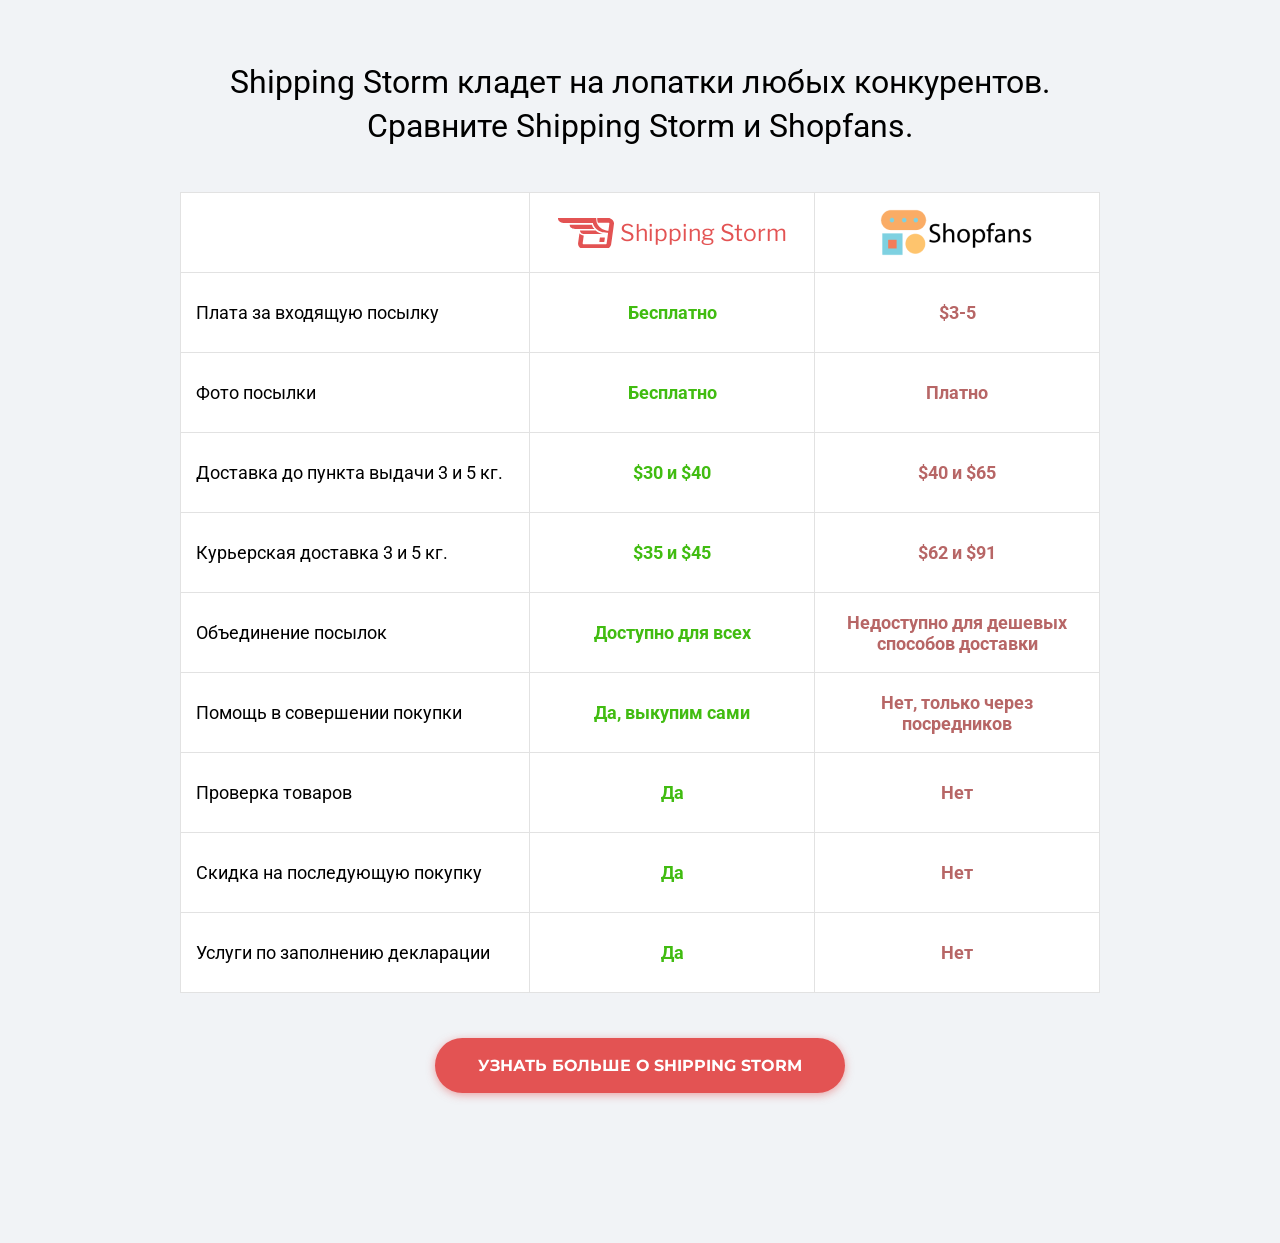
<file: index.html>
<!DOCTYPE html>
<html lang="en">
<head>
  <meta charset="utf-8" />
  <meta name="viewport" content="width=device-width, initial-scale=1.0, minimum-scale=1.0, maximum-scale=1.0, user-scalable=no">
  <title>Home page</title>

  <link rel="shortcut icon" href="assets/images/favicon.ico" type="image/x-icon">

  <link href="https://fonts.googleapis.com/css?family=Roboto:400,700&amp;subset=cyrillic" rel="stylesheet">  
  <link href="https://fonts.googleapis.com/css?family=Montserrat:700&amp;subset=cyrillic" rel="stylesheet"> 
  <link href="https://fonts.googleapis.com/css?family=Libre+Franklin:900i" rel="stylesheet">
  <link rel="stylesheet" href="assets/css/style.css" />
</head>
<body>
<!--========================================================
                              CONTENT
=========================================================-->

<div class="content">
  <h1>Shipping Storm кладет на лопатки любых конкурентов. </br><span>Cравните </br>Shipping Storm и Shopfans.</span></h1>
 <table class="table">
 <thead>
  <tr>
   <td></td>
   <td>
     <div class="tab">
       <div class="tc">
         <a href="https://shippingstorm.com"><div class="ss_logo">Shipping Storm</div></a>
       </div>
     </div>
   </td>
   <td>
     <div class="tab">
       <div class="tc">
         <figure><img src="assets/img/sfans.png" alt=""></figure>
       </div>
     </div>
   </td>
  </tr>
 </thead>
 <tbody>
   <tr>
     <td><div class="tab">
       <div class="tc">Плата за входящую посылку</div>
     </div></td>
     <td><div class="tab">
       <div class="tc">
         <div class="green">Бесплатно</div>
       </div>
     </div></td>
     <td><div class="tab">
       <div class="tc">
         <div class="red">$3-5</div>
       </div>
     </div></td>
   </tr>
   <tr>
     <td><div class="tab">
       <div class="tc">Фото посылки</div>
     </div></td>
     <td><div class="tab">
       <div class="tc">
         <div class="green">Бесплатно</div>
       </div>
     </div></td>
     <td><div class="tab">
       <div class="tc">
         <div class="red">Платно</div>
       </div>
     </div></td>
   </tr>
   <tr>
     <td><div class="tab">
       <div class="tc">Доставка до пункта выдачи 3 и 5 кг.</div>
     </div></td>
     <td><div class="tab">
       <div class="tc">
         <div class="green">$30 и $40</div>
       </div>
     </div></td>
     <td><div class="tab">
       <div class="tc">
         <div class="red">$40 и $65</div>
       </div>
     </div></td>
   </tr>
   <tr>
     <td><div class="tab">
       <div class="tc">Курьерская доставка 3 и 5 кг.</div>
     </div></td>
     <td><div class="tab">
       <div class="tc">
         <div class="green">$35 и $45</div>
       </div>
     </div></td>
     <td><div class="tab">
       <div class="tc">
         <div class="red">$62 и $91</div>
       </div>
     </div></td>
   </tr>
   <tr>
     <td><div class="tab">
       <div class="tc">Объединение посылок</div>
     </div></td>
     <td><div class="tab">
       <div class="tc">
         <div class="green">Доступно для всех</div>
       </div>
     </div></td>
     <td><div class="tab">
       <div class="tc">
         <div class="red">Недоступно для дешевых способов доставки</div>
       </div>
     </div></td>
   </tr>
   <tr>
     <td><div class="tab">
       <div class="tc">Помощь в совершении покупки</div>
     </div></td>
     <td><div class="tab">
       <div class="tc">
         <div class="green">Да, выкупим сами</div>
       </div>
     </div></td>
     <td><div class="tab">
       <div class="tc">
         <div class="red">Нет, только через посредников</div>
       </div>
     </div></td>
   </tr>
   <tr>
     <td><div class="tab">
       <div class="tc">Проверка товаров</div>
     </div></td>
     <td><div class="tab">
       <div class="tc">
         <div class="green">Да</div>
       </div>
     </div></td>
     <td><div class="tab">
       <div class="tc">
         <div class="red">Нет</div>
       </div>
     </div></td>
   </tr>
   <tr>
     <td><div class="tab">
       <div class="tc">Скидка на последующую покупку</div>
     </div></td>
     <td><div class="tab">
       <div class="tc">
         <div class="green">Да</div>
       </div>
     </div></td>
     <td><div class="tab">
       <div class="tc">
         <div class="red">Нет</div>
       </div>
     </div></td>
   </tr>
   <tr>
     <td><div class="tab">
       <div class="tc">Услуги по заполнению декларации</div>
     </div></td>
     <td><div class="tab">
       <div class="tc">
         <div class="green">Да</div>
       </div>
     </div></td>
     <td><div class="tab">
       <div class="tc">
         <div class="red">Нет</div>
       </div>
     </div></td>
   </tr>
 </tbody>
</table>
<div class="btn-box">
  <a href="https://shippingstorm.com" class="btn">Узнать больше о Shipping Storm</a>
</div>
</div>

</body>
</html>
</file>
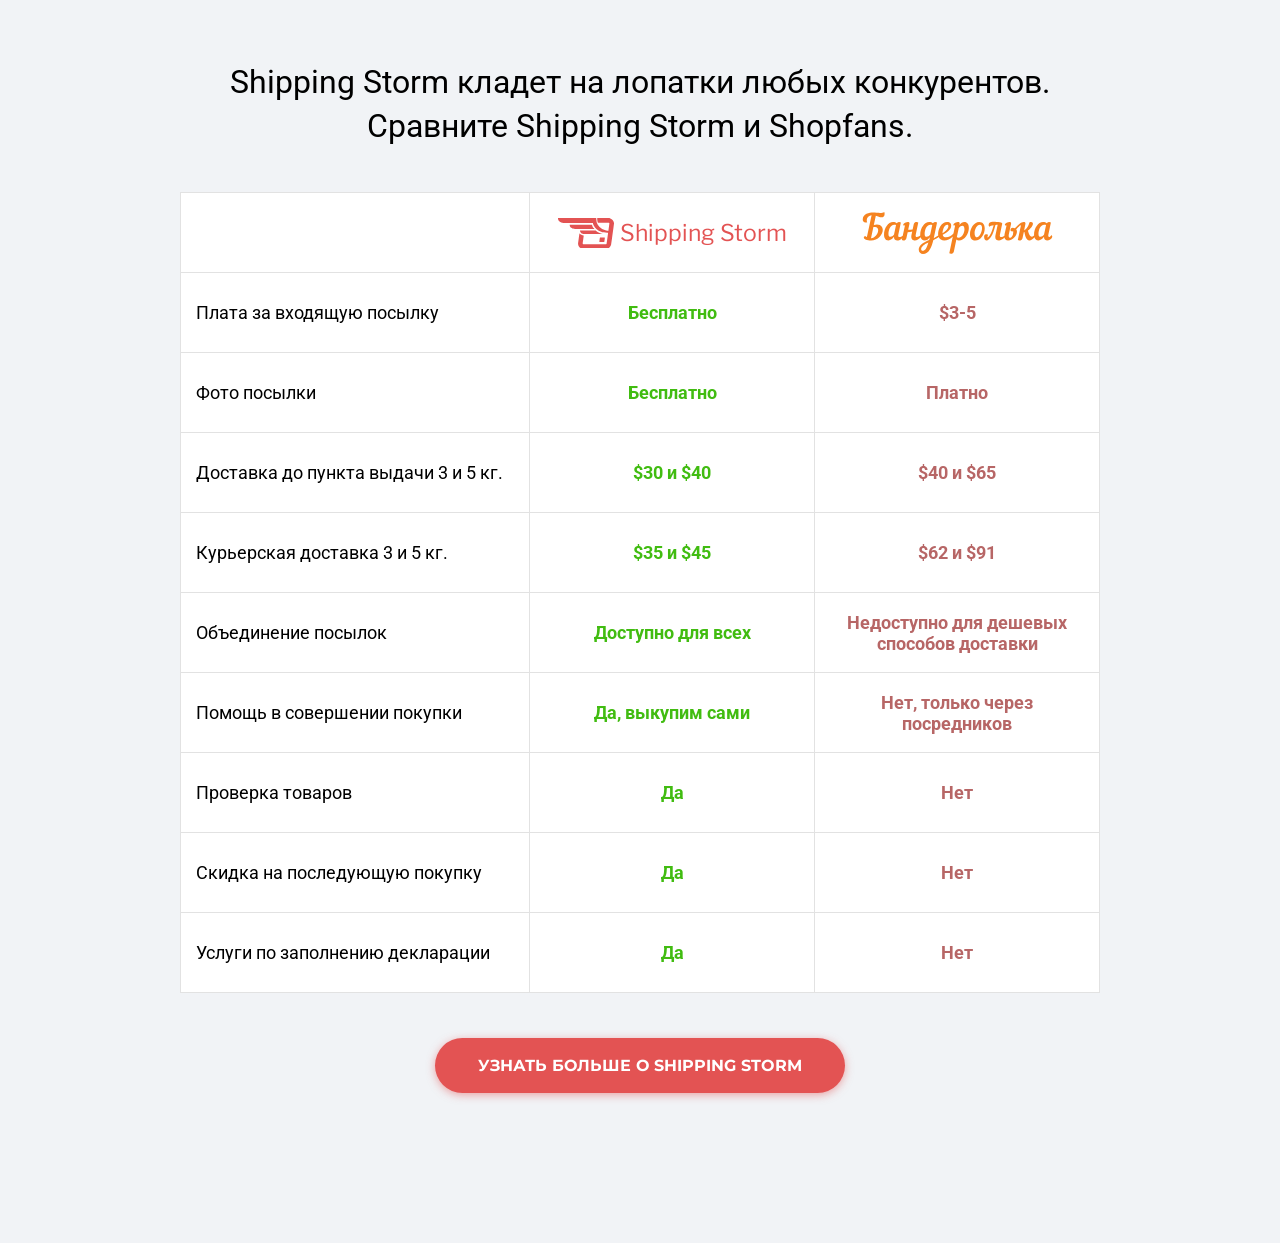
<file: storm-vs-qwintry.html>
<!DOCTYPE html>
<html lang="en">
<head>
  <meta charset="utf-8" />
  <meta name="viewport" content="width=device-width, initial-scale=1.0, minimum-scale=1.0, maximum-scale=1.0, user-scalable=no">
  <title>Home page</title>

  <link rel="shortcut icon" href="assets/images/favicon.ico" type="image/x-icon">

  <link href="https://fonts.googleapis.com/css?family=Roboto:400,700&amp;subset=cyrillic" rel="stylesheet">  
  <link href="https://fonts.googleapis.com/css?family=Montserrat:700&amp;subset=cyrillic" rel="stylesheet"> 
  <link href="https://fonts.googleapis.com/css?family=Libre+Franklin:900i" rel="stylesheet">
  <link rel="stylesheet" href="assets/css/style.css" />
</head>
<body>
<!--========================================================
                              CONTENT
=========================================================-->

<div class="content">
  <h1>Shipping Storm кладет на лопатки любых конкурентов. </br><span>Cравните </br>Shipping Storm и Shopfans.</span></h1>
 <table class="table">
 <thead>
  <tr>
   <td></td>
   <td>
     <div class="tab">
       <div class="tc">
         <a href="https://shippingstorm.com"><div class="ss_logo">Shipping Storm</div></a>
       </div>
     </div>
   </td>
   <td>
     <div class="tab">
       <div class="tc">
         <figure><img width="191" height="42" src="assets/img/bander.svg" alt=""></figure>
       </div>
     </div>
   </td>
  </tr>
 </thead>
 <tbody>
   <tr>
     <td><div class="tab">
       <div class="tc">Плата за входящую посылку</div>
     </div></td>
     <td><div class="tab">
       <div class="tc">
         <div class="green">Бесплатно</div>
       </div>
     </div></td>
     <td><div class="tab">
       <div class="tc">
         <div class="red">$3-5</div>
       </div>
     </div></td>
   </tr>
   <tr>
     <td><div class="tab">
       <div class="tc">Фото посылки</div>
     </div></td>
     <td><div class="tab">
       <div class="tc">
         <div class="green">Бесплатно</div>
       </div>
     </div></td>
     <td><div class="tab">
       <div class="tc">
         <div class="red">Платно</div>
       </div>
     </div></td>
   </tr>
   <tr>
     <td><div class="tab">
       <div class="tc">Доставка до пункта выдачи 3 и 5 кг.</div>
     </div></td>
     <td><div class="tab">
       <div class="tc">
         <div class="green">$30 и $40</div>
       </div>
     </div></td>
     <td><div class="tab">
       <div class="tc">
         <div class="red">$40 и $65</div>
       </div>
     </div></td>
   </tr>
   <tr>
     <td><div class="tab">
       <div class="tc">Курьерская доставка 3 и 5 кг.</div>
     </div></td>
     <td><div class="tab">
       <div class="tc">
         <div class="green">$35 и $45</div>
       </div>
     </div></td>
     <td><div class="tab">
       <div class="tc">
         <div class="red">$62 и $91</div>
       </div>
     </div></td>
   </tr>
   <tr>
     <td><div class="tab">
       <div class="tc">Объединение посылок</div>
     </div></td>
     <td><div class="tab">
       <div class="tc">
         <div class="green">Доступно для всех</div>
       </div>
     </div></td>
     <td><div class="tab">
       <div class="tc">
         <div class="red">Недоступно для дешевых способов доставки</div>
       </div>
     </div></td>
   </tr>
   <tr>
     <td><div class="tab">
       <div class="tc">Помощь в совершении покупки</div>
     </div></td>
     <td><div class="tab">
       <div class="tc">
         <div class="green">Да, выкупим сами</div>
       </div>
     </div></td>
     <td><div class="tab">
       <div class="tc">
         <div class="red">Нет, только через посредников</div>
       </div>
     </div></td>
   </tr>
   <tr>
     <td><div class="tab">
       <div class="tc">Проверка товаров</div>
     </div></td>
     <td><div class="tab">
       <div class="tc">
         <div class="green">Да</div>
       </div>
     </div></td>
     <td><div class="tab">
       <div class="tc">
         <div class="red">Нет</div>
       </div>
     </div></td>
   </tr>
   <tr>
     <td><div class="tab">
       <div class="tc">Скидка на последующую покупку</div>
     </div></td>
     <td><div class="tab">
       <div class="tc">
         <div class="green">Да</div>
       </div>
     </div></td>
     <td><div class="tab">
       <div class="tc">
         <div class="red">Нет</div>
       </div>
     </div></td>
   </tr>
   <tr>
     <td><div class="tab">
       <div class="tc">Услуги по заполнению декларации</div>
     </div></td>
     <td><div class="tab">
       <div class="tc">
         <div class="green">Да</div>
       </div>
     </div></td>
     <td><div class="tab">
       <div class="tc">
         <div class="red">Нет</div>
       </div>
     </div></td>
   </tr>
 </tbody>
</table>
<div class="btn-box">
  <a href="https://shippingstorm.com" class="btn">Узнать больше о Shipping Storm</a>
</div>
</div>

</body>
</html>
</file>
<file: assets/css/style.css>
/*!
Theme Name: Shiping Storm
Author: Underscores.me
Author URI: http://underscores.me/
Description: Custom theme for Shiping Storm
Version: 1.0.0
License: GNU General Public License v2 or later

*/a,abbr,acronym,address,applet,article,aside,audio,b,blockquote,big,body,center,canvas,caption,cite,code,command,datalist,dd,del,details,dfn,dl,div,dt,em,embed,fieldset,figcaption,figure,font,footer,form,h1,h2,h3,h4,h5,h6,header,hgroup,html,i,iframe,img,ins,kbd,keygen,label,legend,li,meter,nav,object,ol,output,p,pre,progress,q,s,samp,section,small,span,source,strike,strong,sub,sup,table,tbody,tfoot,thead,th,tr,tdvideo,tt,u,ul,var{background:transparent;border:0 none;font-size:100%;margin:0;padding:0;border:0;outline:0;vertical-align:top}ol,ul{list-style:none}blockquote,q{quotes:none}table,table td{padding:0;border:none;border-collapse:collapse}img{vertical-align:top}embed{vertical-align:top}input[type=text],textarea{outline:none;border-radius:0}ul{list-style-type:none}a{text-decoration:none}a:hover{text-decoration:none}*{-webkit-box-sizing:border-box;-moz-box-sizing:border-box;box-sizing:border-box}body{margin:0;padding:0;background:#f1f3f6;font-family:'Roboto', sans-serif;font-size:18px;padding:60px 0 150px}h1{line-height:44px;font-size:32px;margin:0 0 44px;color:#000;font-weight:normal;text-align:center}h1 span br{display:none}.ss_logo{color:#E35353;font-size:23px;line-height:30px;display:inline-block;font-family:'Libre Franklin', sans-serif;padding-left:62px;background-repeat:no-repeat;background-image:url([data-uri])}.content{margin:0 auto;width:960px;padding:0 20px}.table{background:#FFFFFF;width:100%;border:1px solid #E2E2E2}.table thead tr{border-bottom:1px solid #E2E2E2}.table thead tr td{width:31%}.table thead tr td figure{display:inline-block}.table thead tr td:first-child{width:38%}.table tbody tr{border-top:1px solid #E2E2E2}.table tbody tr td:first-child{text-align:left}.table tbody tr:first-child{border:none}.table td{vertical-align:middle;text-align:center;height:80px;color:#000;padding:0 15px;font-size:18px;border-left:1px solid #E2E2E2}.table td:first-child{border:none}.green{color:#41BC11;font-weight:bold}.red{color:#B76666;font-weight:bold}.btn-box{text-align:center;padding-top:45px}.btn{width:410px;font-weight:bold;background:#E35353;border-radius:70px;display:inline-block;padding:18px;box-shadow:0px 2px 8px rgba(227,83,83,0.5);color:#fff;transition:all 300ms ease;line-height:normal;font-size:16px;font-family:'Montserrat', sans-serif;text-align:center;text-transform:uppercase}.btn:hover{background:#C94C4C;color:#fff;box-shadow:0px 2px 8px rgba(194,68,68,0.7)}.btn:focus{background:#C94C4C;box-shadow:inset 0px 2px 6px rgba(0,0,0,0.2)}@media (max-width: 991px){body{padding:40px 0 100px}.content{width:100%;padding:0 15px}h1{line-height:36px;font-size:26px}.ss_logo{font-size:20px}.table thead tr td{width:33%}.table thead tr td:first-child{width:36%}.table td{padding:0 10px;font-size:16px}}@media (max-width: 767px){body{padding:20px 0 40px}.content{width:100%;padding:0 5px}h1{line-height:18px;font-size:17px;margin-bottom:21px}h1 span{display:block;margin-top:7px}h1 span br{display:block}.btn{width:100%;font-size:14px;padding:14px}.ss_logo{font-size:13px;padding-left:30px;-webkit-background-size:27px;background-size:27px;background-position:0 7px}.table thead tr{box-shadow:0px 2px 8px rgba(0,0,0,0.1)}.table thead tr td{width:50%;display:block;float:left}.table thead tr td figure{width:88px}.table thead tr td figure img{width:100%;height:auto}.table thead tr td:first-child{display:none}.table tbody tr{padding-bottom:15px}.table tbody tr td{width:50%;display:block;float:left;font-size:15px;margin-bottom:15px}.table tbody tr td:first-child{width:100%;margin:0;height:40px;text-align:center}.table td{border:none;padding:0 5px;font-size:16px;height:60px}.table td:last-child{border-left:1px solid #E2E2E2}.tc{float:none;display:table-cell;height:100%;vertical-align:middle}.tab{display:table;width:100%;height:100%}}
/*# sourceMappingURL=style.css.map */
</file>
